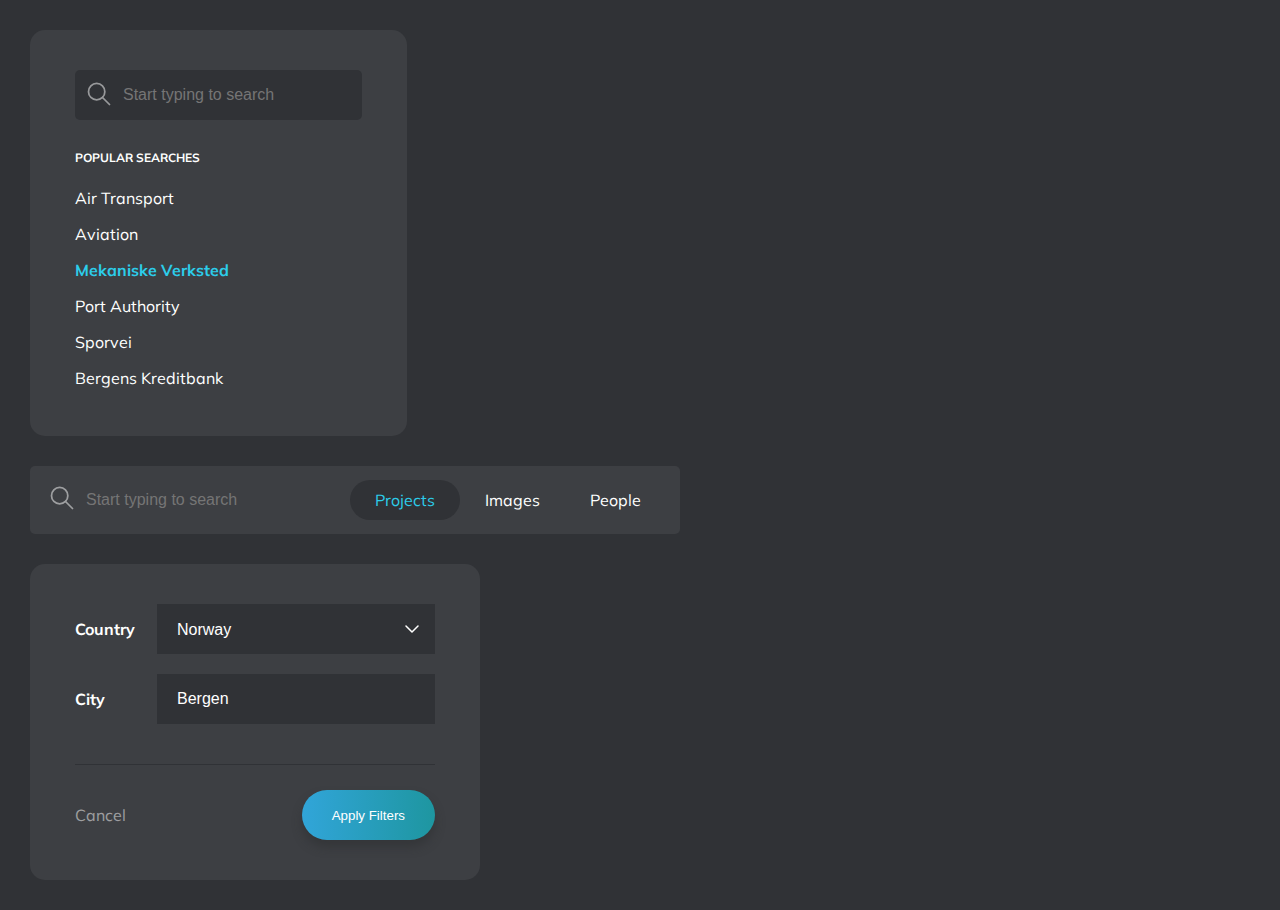
<file: Day1-Search-Filter Components/index.html>
<!DOCTYPE html>
<html lang="en">
  <head>
    <meta charset="UTF-8" />
    <meta http-equiv="X-UA-Compatible" content="IE=edge" />
    <meta name="viewport" content="width=device-width, initial-scale=1.0" />
    <title>Search-Filter-Components</title>
    <link rel="stylesheet" href="style.css" />
  </head>
  <body>
    <div class="search">
      <div class="search-input-container">
        <img src="./img/search-icon.svg" alt="search" />
        <input type="text" placeholder="Start typing to search" />
      </div>
      <div class="search-suggestion">
        <h3 class="search-suggestion-title">Popular Searches</h3>
        <ul class="search-suggestion-list">
          <li>
            <a href="#">Air Transport</a>
          </li>
          <li>
            <a href="#">Aviation</a>
          </li>
          <li class="active">
            <a href="#">Mekaniske Verksted</a>
          </li>
          <li>
            <a href="#">Port Authority</a>
          </li>
          <li>
            <a href="#">Sporvei</a>
          </li>
          <li>
            <a href="#">Bergens Kreditbank</a>
          </li>
        </ul>
      </div>
    </div>
    <div class="tag">
      <div class="tag-input-container">
        <img src="./img/search-icon.svg" alt="search" />
        <input placeholder="Start typing to search" type="text" />
      </div>
      <a href="#" class="active">Projects</a>
      <a href="#">Images</a>
      <a href="#">People</a>
    </div>
    <div class="filter">
      <form>
        <div class="form-row">
          <span>Country</span>
          <img class="arrow-down" src="./img/arrow-down.svg" alt="" />
          <select>
            <option value="Turkey">Turkey</option>
            <option value="Norway" selected>Norway</option>
          </select>
        </div>
        <div class="form-row">
          <span>City</span>
          <input type="text" value="Bergen" />
        </div>
      </form>
      <div class="filter-button-container">
        <a href="#">Cancel</a>
        <button>Apply Filters</button>
      </div>
    </div>
  </body>
</html>
</file>
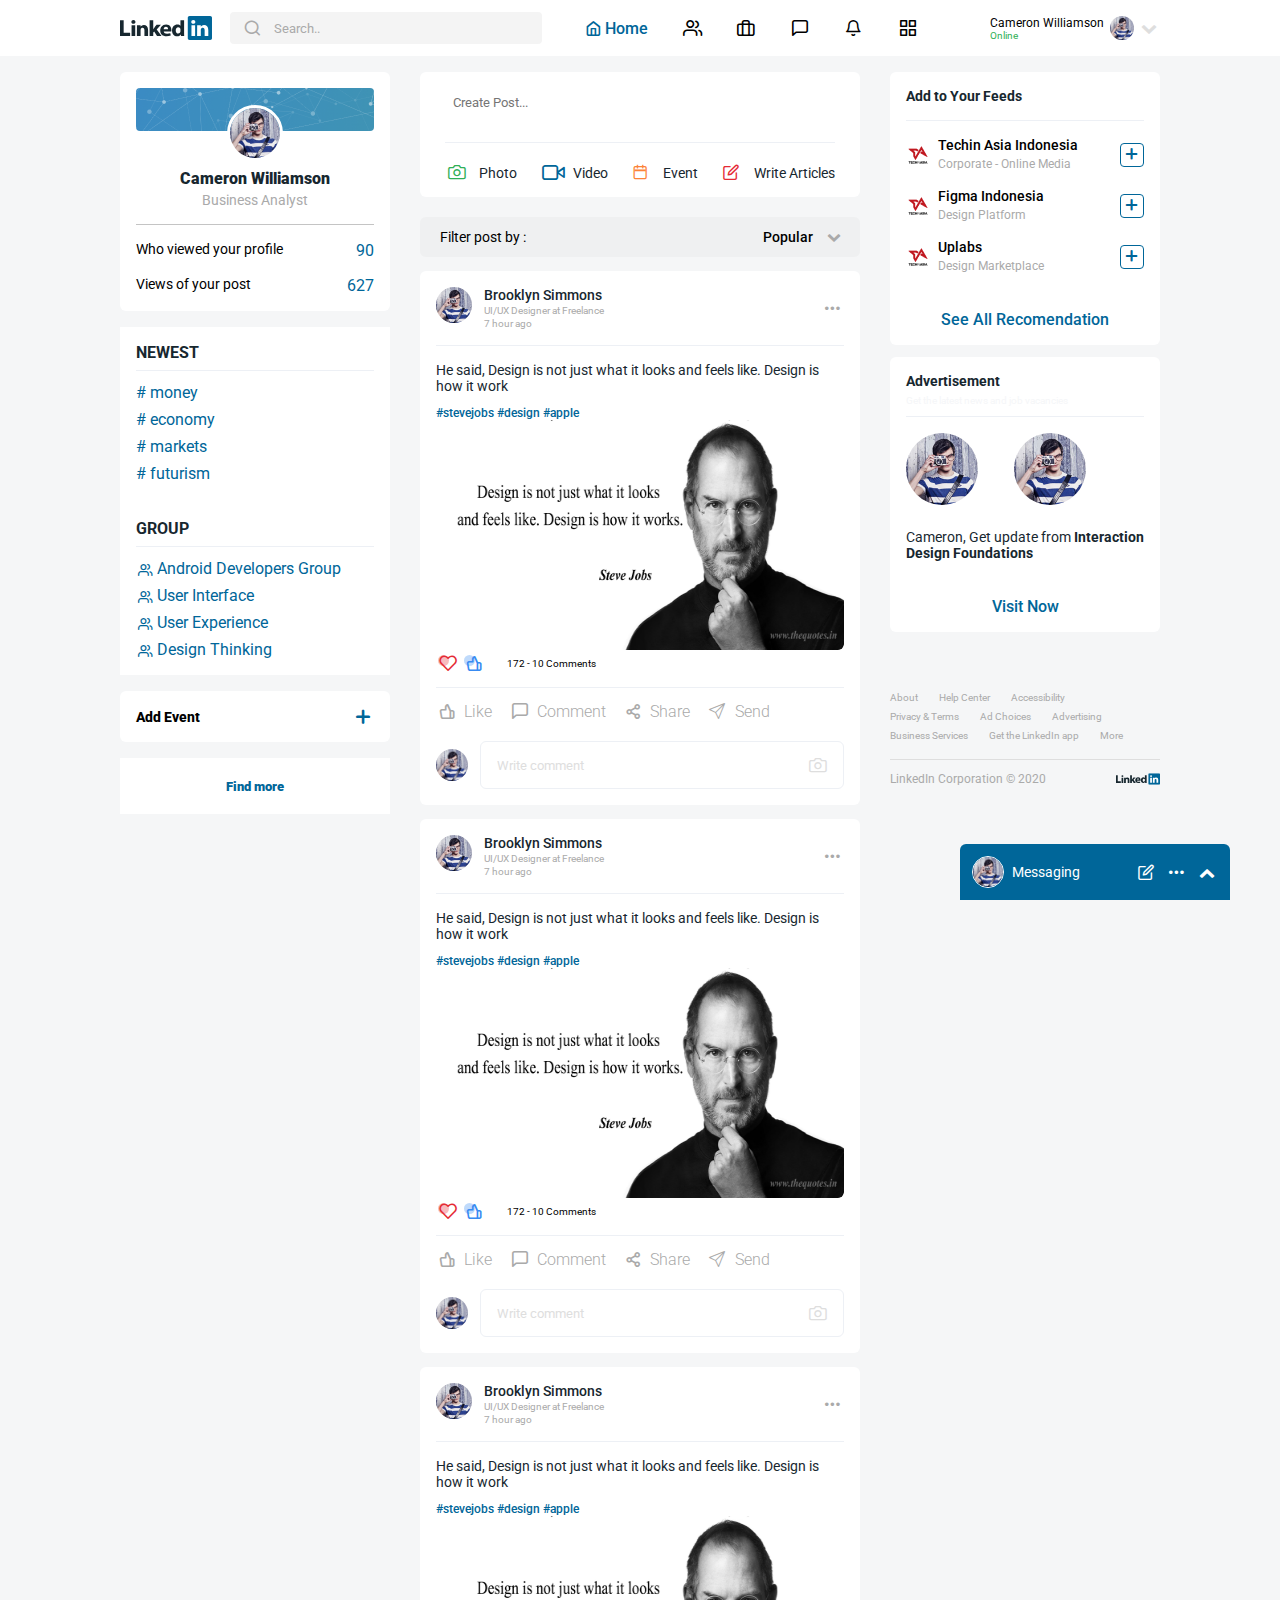
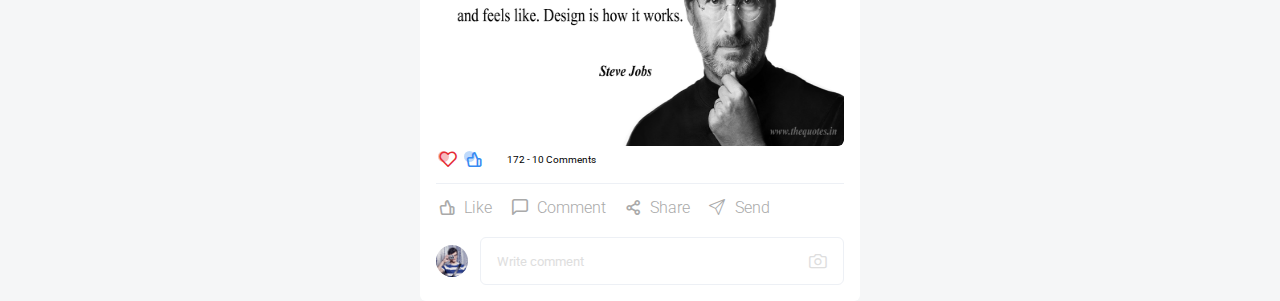
<file: Day2-Linkedin-Redesign/index.html>
<!DOCTYPE html>
<html lang="en">
  <head>
    <meta charset="UTF-8" />
    <meta http-equiv="X-UA-Compatible" content="IE=edge" />
    <meta name="viewport" content="width=device-width, initial-scale=1.0" />
    <title>Document</title>
    <link rel="stylesheet" href="./css/style.css" />
  </head>
  <body>
    <header class="header">
      <div class="container">
        <div class="header-logo">
          <img src="./images/logo.svg" />
          <div class="search">
            <i class="icon-search"></i>
            <input type="text" placeholder="Search.." />
          </div>
        </div>
        <div class="header-menu">
          <nav>
            <ul>
              <li class="active">
                <i class="icon-home"> </i><span>Home</span>
              </li>
              <li><i class="icon-users"> </i><span>Users</span></li>
              <li><i class="icon-briefcase"> </i><span>Briefcase</span></li>
              <li><i class="icon-message"> </i><span>Message</span></li>
              <li>
                <i class="icon-notification"> <span>Notification</span></i>
              </li>
              <li><i class="icon-grid"> </i><span>Grid</span></li>
            </ul>
          </nav>
        </div>
        <div class="header-profile">
          <div class="header-profile-wrapper">
            <p class="header-profile-name">Cameron Williamson</p>
            <span class="header-profile-status">Online</span>
          </div>
          <img src="./images/avatar.png" />
          <i class="icon-down-open"></i>
        </div>
      </div>
    </header>
    <main>
      <aside class="left-sidebar">
        <div class="profile">
          <div class="profile-background"></div>
          <div class="profile-card">
            <img src="./images/avatar.png" alt="avatar" />
            <p class="profile-card-name">Cameron Williamson</p>
            <span class="profile-card-title">Business Analyst</span>
          </div>
          <hr />
          <div>
            <div class="profile-stats">
              <p class="profile-stats-title">Who viewed your profile</p>
              <p class="profile-stats-count">90</p>
            </div>
            <div class="profile-stats">
              <p class="profile-stats-title">Views of your post</p>
              <p class="profile-stats-count">627</p>
            </div>
          </div>
        </div>
        <div class="tag">
          <div class="tag-wrapper">
            <h4>Newest</h4>
            <div class="hr"></div>
            <ul class="tag-wrapper-list">
              <li># <span>money</span></li>
              <li># <span>economy</span></li>
              <li># <span>markets</span></li>
              <li># <span>futurism</span></li>
            </ul>
          </div>
          <div class="tag-wrapper">
            <h4>Group</h4>
            <div class="hr"></div>
            <ul class="tag-wrapper-list">
              <li>
                <i class="icon-users"></i> <span>Android Developers Group</span>
              </li>
              <li><i class="icon-users"></i> <span>User Interface</span></li>
              <li><i class="icon-users"></i> <span>User Experience</span></li>
              <li><i class="icon-users"></i> <span>Design Thinking</span></li>
            </ul>
          </div>
        </div>
        <div class="event">
          <p class="event-title">Add Event</p>
          <span class="event-icon-wrapper"><i class="icon-plus"></i></span>
        </div>
        <div class="more">
          <button>Find more</button>
        </div>
      </aside>
      <section class="main-content">
        <div class="share">
          <textarea placeholder="Create Post..."></textarea>
          <div class="share-option">
            <div><i class="icon-camera"></i> <span>Photo</span></div>
            <div><i class="icon-video"></i> <span>Video</span></div>
            <div><i class="icon-calendar"></i> <span>Event</span></div>
            <div><i class="icon-edit"></i> <span>Write Articles</span></div>
          </div>
        </div>
        <div class="filter">
          <p>Filter post by :</p>
          <div class="filter-dropdown">
            <span>Popular</span>
            <i class="icon-down-open"></i>
          </div>
        </div>
        <div class="card">
          <div class="card-header">
            <div class="card-header-info">
              <img src="./images/avatar.png" />
              <div class="meta">
                <p class="meta-name">Brooklyn Simmons</p>
                <p class="meta-title">UI/UX Designer at Freelance</p>
                <span class="meta-time">7 hour ago</span>
              </div>
            </div>
            <div class="detail">
              <i class="icon-dot-3"></i>
            </div>
          </div>
          <div class="card-content">
            <p class="card-content-text">
              He said, Design is not just what it looks and feels like. Design
              is how it work
            </p>
            <div class="card-content-tag">
              <span>#stevejobs</span>
              <span>#design</span>
              <span>#apple</span>
            </div>
            <img class="card-content-img" src="./images/stevejobs.png" />
            <div class="card-content-count">
              <div class="count-icon">
                <i class="icon-heart"></i>
                <i class="icon-thumbs-up"></i>
              </div>
              <div class="count-info">
                <span> 172 </span>
                <span> - </span>
                <span> 10 Comments </span>
              </div>
            </div>
            <div class="hr"></div>
            <div class="card-content-stats">
              <div>
                <i class="icon-thumbs-up"></i>
                <span>Like</span>
              </div>
              <div>
                <i class="icon-message"></i>
                <span>Comment</span>
              </div>
              <div>
                <i class="icon-share"></i>
                <span>Share</span>
              </div>
              <div>
                <i class="icon-send"></i>
                <span>Send</span>
              </div>
            </div>
          </div>
          <div class="card-footer">
            <img src="./images/avatar.png" />
            <input type="text" placeholder="Write comment" />
            <div class="hr"></div>
            <i class="icon-camera"></i>
          </div>
        </div>
        <div class="card">
          <div class="card-header">
            <div class="card-header-info">
              <img src="./images/avatar.png" />
              <div class="meta">
                <p class="meta-name">Brooklyn Simmons</p>
                <p class="meta-title">UI/UX Designer at Freelance</p>
                <span class="meta-time">7 hour ago</span>
              </div>
            </div>
            <div class="detail">
              <i class="icon-dot-3"></i>
            </div>
          </div>
          <div class="card-content">
            <p class="card-content-text">
              He said, Design is not just what it looks and feels like. Design
              is how it work
            </p>
            <div class="card-content-tag">
              <span>#stevejobs</span>
              <span>#design</span>
              <span>#apple</span>
            </div>
            <img class="card-content-img" src="./images/stevejobs.png" />
            <div class="card-content-count">
              <div class="count-icon">
                <i class="icon-heart"></i>
                <i class="icon-thumbs-up"></i>
              </div>
              <div class="count-info">
                <span> 172 </span>
                <span> - </span>
                <span> 10 Comments </span>
              </div>
            </div>
            <div class="hr"></div>
            <div class="card-content-stats">
              <div>
                <i class="icon-thumbs-up"></i>
                <span>Like</span>
              </div>
              <div>
                <i class="icon-message"></i>
                <span>Comment</span>
              </div>
              <div>
                <i class="icon-share"></i>
                <span>Share</span>
              </div>
              <div>
                <i class="icon-send"></i>
                <span>Send</span>
              </div>
            </div>
          </div>
          <div class="card-footer">
            <img src="./images/avatar.png" />
            <input type="text" placeholder="Write comment" />
            <div class="hr"></div>
            <i class="icon-camera"></i>
          </div>
        </div>
        <div class="card">
          <div class="card-header">
            <div class="card-header-info">
              <img src="./images/avatar.png" />
              <div class="meta">
                <p class="meta-name">Brooklyn Simmons</p>
                <p class="meta-title">UI/UX Designer at Freelance</p>
                <span class="meta-time">7 hour ago</span>
              </div>
            </div>
            <div class="detail">
              <i class="icon-dot-3"></i>
            </div>
          </div>
          <div class="card-content">
            <p class="card-content-text">
              He said, Design is not just what it looks and feels like. Design
              is how it work
            </p>
            <div class="card-content-tag">
              <span>#stevejobs</span>
              <span>#design</span>
              <span>#apple</span>
            </div>
            <img class="card-content-img" src="./images/stevejobs.png" />
            <div class="card-content-count">
              <div class="count-icon">
                <i class="icon-heart"></i>
                <i class="icon-thumbs-up"></i>
              </div>
              <div class="count-info">
                <span> 172 </span>
                <span> - </span>
                <span> 10 Comments </span>
              </div>
            </div>
            <div class="hr"></div>
            <div class="card-content-stats">
              <div>
                <i class="icon-thumbs-up"></i>
                <span>Like</span>
              </div>
              <div>
                <i class="icon-message"></i>
                <span>Comment</span>
              </div>
              <div>
                <i class="icon-share"></i>
                <span>Share</span>
              </div>
              <div>
                <i class="icon-send"></i>
                <span>Send</span>
              </div>
            </div>
          </div>
          <div class="card-footer">
            <img src="./images/avatar.png" />
            <input type="text" placeholder="Write comment" />
            <div class="hr"></div>
            <i class="icon-camera"></i>
          </div>
        </div>
      </section>
      <aside class="right-sidebar">
        <div class="feeds">
          <h4>Add to Your Feeds</h4>
          <div class="hr"></div>
          <div class="feeds-company">
            <img src="./images/brand1.png" />
            <div class="feeds-company-info">
              <p class="company-name">Techin Asia Indonesia</p>
              <span class="company-description">Corporate - Online Media</span>
            </div>
            <button>
              <i class="icon-plus"></i>
            </button>
          </div>
          <div class="feeds-company">
            <img src="./images/brand1.png" />
            <div class="feeds-company-info">
              <p class="company-name">Figma Indonesia</p>
              <span class="company-description">Design Platform</span>
            </div>
            <button>
              <i class="icon-plus"></i>
            </button>
          </div>
          <div class="feeds-company">
            <img src="./images/brand1.png" />
            <div class="feeds-company-info">
              <p class="company-name">Uplabs</p>
              <span class="company-description">Design Marketplace</span>
            </div>
            <button>
              <i class="icon-plus"></i>
            </button>
          </div>
          <div class="feeds-footer">
            <a class="">See All Recomendation</a>
          </div>
        </div>
        <div class="advertisement">
          <h4>Advertisement</h4>
          <span>Get the latest news and job vacancies</span>
          <div class="hr"></div>
          <div class="advertisement-avatar">
            <img src="./images/avatar.png" />
            <img src="./images/avatar.png" />
          </div>
          <div class="advertisement-text">
            <p>
              Cameron, Get update from <b>Interaction Design Foundations</b>
            </p>
          </div>
          <div class="advertisement-footer">
            <a href="#">Visit Now</a>
          </div>
        </div>
        <div class="sidebar-footer">
          <footer>
            <ul>
              <li>
                <a href="#">About</a>
              </li>
              <li>
                <a href="#">Help Center</a>
              </li>
              <li>
                <a href="#">Accessibility </a>
              </li>
              <li>
                <a href="#">Privacy & Terms </a>
              </li>
              <li>
                <a href="#">Ad Choices</a>
              </li>
              <li>
                <a href="#">Advertising</a>
              </li>
              <li>
                <a href="#">Business Services </a>
              </li>
              <li>
                <a href="#">Get the LinkedIn app</a>
              </li>
              <li>
                <a href="#">More</a>
              </li>
            </ul>
            <div class="hr"></div>
            <div class="company-info">
              <p>LinkedIn Corporation © 2020</p>
              <img src="./images/logo.svg" />
            </div>
          </footer>
        </div>
      </aside>
      <div class="message">
        <div class="message-status">
          <img src="./images/avatar.png" />
          <span>Messaging</span>
        </div>
        <div class="message-buttons">
          <i class="icon-edit"></i>
          <i class="icon-dot-3"></i>
          <i class="icon-up-open"></i>
        </div>
      </div>
    </main>
  </body>
</html>
</file>
<file: Day1-Search-Filter Components/style.css>
@import url("https://fonts.googleapis.com/css2?family=Mulish:wght@400;500;700&display=swap");
* {
  margin: 0;
  padding: 0;
  box-sizing: border-box;
}

body {
  background-color: #303236;
  padding: 30px;
  font-family: "Mulish", sans-serif;
}

.search {
  background-color: #3d3f43;
  border-radius: 15px;
  padding: 40px 45px;
  margin-bottom: 30px;
  display: flex;
  flex-direction: column;
  width: 377px;
}
.search-input-container {
  display: flex;
  position: relative;
  margin-bottom: 30px;
}
.search-input-container img {
  position: absolute;
  top: 12px;
  left: 12px;
}
.search-input-container input {
  background-color: #303236;
  color: white;
  border: 0;
  border-radius: 5px;
  height: 50px;
  width: 100%;
  padding-left: 48px;
  font-size: 16px;
}
.search-input-container input:placeholder {
  color: #303236;
}
.search-input-container input:focus {
  outline: 0;
}
.search-suggestion-title {
  font-size: 12px;
  font-weight: 700;
  color: white;
  text-transform: uppercase;
}
.search-suggestion-list {
  padding-top: 15px;
}
.search-suggestion-list li {
  padding-top: 8px;
  padding-bottom: 8px;
  list-style: none;
  color: white;
}
.search-suggestion-list li a {
  color: currentColor;
  text-decoration: none;
}
.search-suggestion-list li a:hover {
  color: #2ccdea;
  font-weight: 700;
}
.search-suggestion-list li.active {
  color: #2ccdea;
  font-weight: 700;
}

.tag {
  background-color: #3d3f43;
  border-radius: 5px;
  width: 650px;
  height: 68px;
  padding: 14px;
  display: flex;
  margin-bottom: 30px;
  display: flex;
  align-items: center;
}
.tag-input-container {
  flex: 1;
  height: 40px;
  position: relative;
}
.tag-input-container img {
  position: absolute;
  top: 6px;
  left: 6px;
}
.tag-input-container input {
  background-color: transparent;
  color: white;
  border: 0;
  border-radius: 5px;
  width: 100%;
  height: 100%;
  padding-left: 42px;
  font-size: 16px;
}
.tag-input-container input:placeholder {
  color: #303236;
}
.tag-input-container input:focus {
  outline: 0;
}
.tag a {
  padding-left: 25px;
  padding-right: 25px;
  color: white;
  text-decoration: none;
  height: 40px;
  border-radius: 40px;
  display: flex;
  align-items: center;
  justify-content: center;
}
.tag .active {
  background-color: #303236;
  color: #2ccdea;
}

.filter {
  padding: 40px 45px;
  background-color: #3d3f43;
  width: 450px;
  border-radius: 15px;
}
.filter form .form-row {
  display: flex;
  justify-content: space-between;
  align-items: center;
  margin-bottom: 20px;
  position: relative;
}
.filter form .form-row:last-child {
  margin-bottom: 0;
}
.filter form .form-row .arrow-down {
  position: absolute;
  right: 16px;
}
.filter form span {
  flex: 1;
  color: white;
  font-weight: 700;
}
.filter form select,
.filter form input {
  width: 278px;
  height: 50px;
  padding-left: 20px;
  padding-right: 20px;
  background-color: #303236;
  color: white;
  border: 0;
  font-size: 16px;
}
.filter form select:focus,
.filter form input:focus {
  outline: 0;
}
.filter form select {
  appearance: none;
}
.filter-button-container {
  margin-top: 40px;
  padding-top: 25px;
  border-top: 1px solid #303236;
  display: flex;
  justify-content: space-between;
}
.filter-button-container a {
  display: flex;
  align-items: center;
  color: rgba(255, 255, 255, 0.5);
  text-decoration: none;
  font-size: 16px;
}
.filter-button-container a:hover {
  color: white;
}
.filter-button-container button {
  cursor: pointer;
  height: 50px;
  border-radius: 50px;
  border: 0;
  color: white;
  padding-left: 30px;
  padding-right: 30px;
  background: linear-gradient(to right, #31a5d9, #1e96a0);
  box-shadow: 0 7px 10px 0 rgba(43, 45, 48, 0.5);
}

/*# sourceMappingURL=style.css.map */
</file>
<file: Day2-Linkedin-Redesign/css/style.css>
@charset "UTF-8";
@import url("https://fonts.googleapis.com/css2?family=Roboto:wght@400;500&display=swap");
@font-face {
  font-family: "iconfont";
  src: url("../font/iconfont.eot?82934119");
  src: url("../font/iconfont.eot?82934119#iefix") format("embedded-opentype"),
    url("../font/iconfont.woff2?82934119") format("woff2"),
    url("../font/iconfont.woff?82934119") format("woff"),
    url("../font/iconfont.ttf?82934119") format("truetype"),
    url("../font/iconfont.svg?82934119#iconfont") format("svg");
  font-weight: normal;
  font-style: normal;
}
/* Chrome hack: SVG is rendered more smooth in Windozze. 100% magic, uncomment if you need it. */
/* Note, that will break hinting! In other OS-es font will be not as sharp as it could be */
/*
@media screen and (-webkit-min-device-pixel-ratio:0) {
  @font-face {
    font-family: 'iconfont';
    src: url('../font/iconfont.svg?82934119#iconfont') format('svg');
  }
}
*/
[class^="icon-"]:before,
[class*=" icon-"]:before {
  font-family: "iconfont";
  font-style: normal;
  font-weight: normal;
  speak: never;
  display: inline-block;
  text-decoration: inherit;
  width: 1em;
  margin-right: 0.2em;
  text-align: center;
  /* opacity: .8; */
  /* For safety - reset parent styles, that can break glyph codes*/
  font-variant: normal;
  text-transform: none;
  /* fix buttons height, for twitter bootstrap */
  line-height: 1em;
  /* Animation center compensation - margins should be symmetric */
  /* remove if not needed */
  margin-left: 0.2em;
  /* you can be more comfortable with increased icons size */
  /* font-size: 120%; */
  /* Font smoothing. That was taken from TWBS */
  -webkit-font-smoothing: antialiased;
  -moz-osx-font-smoothing: grayscale;
  /* Uncomment for 3D effect */
  /* text-shadow: 1px 1px 1px rgba(127, 127, 127, 0.3); */
}

.icon-dot-3:before {
  content: "\e800";
}

/* '' */
.icon-minus:before {
  content: "\e801";
}

/* '' */
.icon-camera:before {
  content: "\e802";
}

/* '' */
.icon-calendar:before {
  content: "\e803";
}

/* '' */
.icon-briefcase:before {
  content: "\e804";
}

/* '' */
.icon-up-open:before {
  content: "\e805";
}

/* '' */
.icon-edit:before {
  content: "\e806";
}

/* '' */
.icon-grid:before {
  content: "\e807";
}

/* '' */
.icon-heart:before {
  content: "\e808";
}

/* '' */
.icon-down-open:before {
  content: "\e809";
}

/* '' */
.icon-message:before {
  content: "\e80a";
}

/* '' */
.icon-notification:before {
  content: "\e80c";
}

/* '' */
.icon-plus:before {
  content: "\e80d";
}

/* '' */
.icon-search:before {
  content: "\e80e";
}

/* '' */
.icon-share:before {
  content: "\e810";
}

/* '' */
.icon-thumbs-up:before {
  content: "\e811";
}

/* '' */
.icon-users:before {
  content: "\e812";
}

/* '' */
.icon-video:before {
  content: "\e813";
}

/* '' */
.icon-send:before {
  content: "\e818";
}

/* '' */
.icon-home:before {
  content: "\e81a";
}

/* '' */
.icon-hash:before {
  content: "\e80b";
}

/* '' */
* {
  padding: 0;
  margin: 0;
  list-style: none;
  border: none;
  text-decoration: none;
  box-sizing: border-box;
  font-family: "Roboto", sans-serif;
}
*:focus {
  outline: 0;
}

body {
  background-color: #f5f6f7;
}

.header {
  margin-bottom: 16px;
  background-color: #fff;
}
.header .container {
  display: flex;
  justify-content: space-between;
  align-items: center;
  width: 1040px;
  margin-left: auto;
  margin-right: auto;
  height: 56px;
}
.header-logo {
  display: flex;
  align-items: center;
}
.header-logo img {
  margin-right: 18px;
}
.header-logo .search {
  position: relative;
}
.header-logo .icon-search {
  position: absolute;
  left: 0;
  top: 0;
  height: 32px;
  width: 44px;
  display: flex;
  justify-content: center;
  align-items: center;
  color: #aaaaaa;
}
.header-logo input {
  background-color: rgba(222, 222, 222, 0.32);
  height: 32px;
  width: 312px;
  border-radius: 4px;
  padding: 8px 8px 8px 44px;
}
.header-logo input::placeholder {
  color: #aaaaaa;
}
.header-menu nav ul {
  display: flex;
}
.header-menu nav ul li {
  display: flex;
  width: auto;
}
.header-menu nav ul li:not(:first-child) {
  padding-left: 32px;
}
.header-menu nav ul li span {
  display: none;
}
.header-menu nav ul li.active i {
  color: #006699;
}
.header-menu nav ul li.active span {
  display: block;
  font-weight: 500;
  color: #006699;
}
.header-profile {
  display: flex;
  align-items: center;
  margin-left: 30px;
}
.header-profile-wrapper {
  display: flex;
  flex-direction: column;
  margin-right: 6px;
}
.header-profile-name {
  font-size: 12px;
}
.header-profile-status {
  font-size: 10px;
  color: #31b057;
}
.header-profile img {
  height: 24px;
  width: 24px;
  border-radius: 24px;
  margin-right: 4px;
}
.header-profile i {
  color: #dedede;
}

main {
  width: 1040px;
  margin-left: auto;
  margin-right: auto;
  display: flex;
  position: relative;
}
main .left-sidebar {
  width: 270px;
}
main .left-sidebar .profile {
  padding: 16px;
  background: white;
  border-radius: 6px;
}
main .left-sidebar .profile-background {
  width: 100%;
  height: 43px;
  border-radius: 4px;
  background-image: url("../images/cover-bg.png");
}
main .left-sidebar .profile-card {
  display: flex;
  justify-content: center;
  align-items: center;
  flex-direction: column;
  margin-top: -26px;
  padding-bottom: 16px;
  border-bottom: 1px solid #c4c4c4;
}
main .left-sidebar .profile-card img {
  height: 56px;
  width: 56px;
  border-radius: 56px;
  border: 3px solid white;
}
main .left-sidebar .profile-card-name {
  color: #17272f;
  font-weight: 900;
  margin-top: 8px;
}
main .left-sidebar .profile-card-title {
  font-size: 14px;
  color: #aaaaaa;
  margin-top: 4px;
}
main .left-sidebar .profile-stats {
  display: flex;
  justify-content: space-between;
  margin-top: 16px;
}
main .left-sidebar .profile-stats-title {
  font-size: 14px;
}
main .left-sidebar .profile-stats-count {
  color: #006699;
}
main .left-sidebar .tag {
  background-color: white;
  padding: 16px;
  margin-top: 16px;
}
main .left-sidebar .tag-wrapper h4 {
  text-transform: uppercase;
  color: #17272f;
  margin-bottom: 8px;
}
main .left-sidebar .tag-wrapper .hr {
  height: 1px;
  background-color: #edf0f5;
}
main .left-sidebar .tag-wrapper-list {
  margin-top: 12px;
}
main .left-sidebar .tag-wrapper-list li {
  color: #006699;
}
main .left-sidebar .tag-wrapper-list li:not(:last-child) {
  margin-bottom: 8px;
}
main .left-sidebar .tag-wrapper-list li .icon-users {
  font-size: 12px;
}
main .left-sidebar .tag-wrapper:first-child {
  margin-bottom: 36px;
}
main .left-sidebar .event {
  display: flex;
  justify-content: space-between;
  align-items: center;
  padding: 16px;
  height: 51px;
  background-color: white;
  margin-top: 16px;
  border-radius: 6px;
}
main .left-sidebar .event-title {
  font-size: 14px;
  font-weight: 800;
}
main .left-sidebar .event-icon-wrapper i {
  height: 20px;
  width: 20px;
  color: #006699;
}
main .left-sidebar .more {
  margin-top: 16px;
  border-radius: 6px;
}
main .left-sidebar .more button {
  width: 100%;
  height: 100%;
  display: flex;
  justify-content: center;
  align-items: center;
  color: #006699;
  background-color: white;
  height: 56px;
  font-weight: 900;
}
main .main-content {
  margin-left: 30px;
  margin-right: 30px;
  flex: 1;
}
main .main-content .share {
  background-color: white;
  padding: 15px 25px;
  border-radius: 6px;
}
main .main-content .share textarea {
  height: 56px;
  width: 100%;
  resize: none;
  padding: 8px;
  border-bottom: 1px solid #edf0f5;
}
main .main-content .share-option {
  display: flex;
  justify-content: space-between;
  margin-top: 16px;
}
main .main-content .share-option i {
  height: 20px;
  width: 20px;
  margin-right: 8px;
}
main .main-content .share-option .icon-camera {
  color: #31b057;
}
main .main-content .share-option .icon-video {
  color: #006699;
}
main .main-content .share-option .icon-calendar {
  color: #fc8338;
}
main .main-content .share-option .icon-edit {
  color: #e52a34;
}
main .main-content .share-option span {
  font-size: 14px;
  color: #17272f;
}
main .main-content .filter {
  display: flex;
  justify-content: space-between;
  padding: 12px 16px 12px 20px;
  margin-top: 20px;
  background-color: rgba(222, 222, 222, 0.24);
  border-radius: 6px;
}
main .main-content .filter p {
  font-size: 14px;
}
main .main-content .filter-dropdown {
  font-size: 14px;
}
main .main-content .filter-dropdown span {
  margin-right: 8px;
  font-weight: 500;
}
main .main-content .filter-dropdown i {
  color: #aaaaaa;
}
main .main-content .card {
  padding: 16px;
  background-color: white;
  border-radius: 6px;
  margin-top: 14px;
}
main .main-content .card-header {
  display: flex;
  align-items: center;
  justify-content: space-between;
  padding-bottom: 16px;
  border-bottom: 1px solid #edf0f5;
}
main .main-content .card-header-info {
  display: flex;
  align-items: start;
}
main .main-content .card-header-info img {
  height: 36px;
  width: 36px;
  border-radius: 36px;
}
main .main-content .card-header-info .meta {
  margin-left: 12px;
  font-size: 10px;
  color: #aaaaaa;
}
main .main-content .card-header-info .meta-name {
  font-size: 14px;
  color: #17272f;
  margin-bottom: 2px;
  font-weight: 500;
}
main .main-content .card-header-info .meta-title {
  margin-bottom: 2px;
}
main .main-content .card-header .detail {
  color: #aaaaaa;
}
main .main-content .card-content {
  margin-top: 16px;
}
main .main-content .card-content-text {
  color: #17272f;
  font-size: 14px;
}
main .main-content .card-content-tag {
  color: #006699;
  margin-top: 12px;
  font-weight: 500;
  font-size: 12px;
}
main .main-content .card-content-img {
  height: 230px;
  width: 100%;
  border-radius: 6px;
}
main .main-content .card-content-count {
  display: flex;
  justify-content: flex-start;
  align-items: center;
}
main .main-content .card-content-count .count-icon i::after {
  content: "";
  width: 11px;
  height: 11px;
  border-radius: 50%;
  background: rgba(229, 42, 52, 0.32);
  position: absolute;
  top: 1px;
  left: 2px;
  z-index: -1;
}
main .main-content .card-content-count .count-icon .icon-heart {
  position: relative;
  z-index: 1;
  color: #e52a34;
}
main .main-content .card-content-count .count-icon .icon-thumbs-up {
  position: relative;
  z-index: 1;
  color: #388bf2;
}
main .main-content .card-content-count .count-icon .icon-thumbs-up::after {
  background: rgba(56, 139, 242, 0.32);
}
main .main-content .card-content-count .count-info {
  margin-left: 22px;
  font-size: 10px;
}
main .main-content .card-content .hr {
  height: 1px;
  background-color: #edf0f5;
  margin-top: 14px;
  margin-bottom: 14px;
}
main .main-content .card-content-stats {
  display: flex;
  color: #aaaaaa;
  font-weight: 300;
}
main .main-content .card-content-stats > div:not(:first-child) {
  margin-left: 16px;
}
main .main-content .card-content-stats span {
  margin-left: 2px;
}
main .main-content .card-footer {
  margin-top: 20px;
  display: flex;
  align-items: center;
  position: relative;
}
main .main-content .card-footer img {
  height: 32px;
  width: 32px;
  border-radius: 32px;
}
main .main-content .card-footer input {
  margin-left: 12px;
  height: 48px;
  border: 1px solid #edf0f5;
  border-radius: 6px;
  width: 100%;
  padding: 16px;
}
main .main-content .card-footer input::placeholder {
  color: #dedede;
}
main .main-content .card-footer hr {
  height: 1px;
  width: 1px;
  color: #dedede;
  position: absolute;
  right: 48px;
}
main .main-content .card-footer i {
  position: absolute;
  right: 16px;
  color: #dedede;
}
main .right-sidebar {
  width: 270px;
}
main .right-sidebar .feeds {
  background-color: white;
  padding: 16px;
  border-radius: 6px;
}
main .right-sidebar .feeds h4 {
  color: #17272f;
  font-size: 14px;
}
main .right-sidebar .feeds .hr {
  height: 1px;
  background-color: #edf0f5;
  margin-top: 8px;
  margin-top: 16px;
}
main .right-sidebar .feeds-company {
  display: flex;
  justify-content: center;
  align-items: center;
  margin-top: 16px;
}
main .right-sidebar .feeds-company img {
  height: 24px;
  width: 24px;
  margin-right: 8px;
}
main .right-sidebar .feeds-company-info .company-name {
  font-size: 14px;
  font-weight: 500;
}
main .right-sidebar .feeds-company-info .company-description {
  font-size: 12px;
  color: #aaaaaa;
}
main .right-sidebar .feeds-company button {
  margin-left: auto;
  background-color: transparent;
  border: 1.5px solid #006699;
  border-radius: 4px;
  width: 24px;
  height: 24px;
  display: flex;
  justify-content: center;
  align-items: center;
}
main .right-sidebar .feeds-company button i {
  color: #006699;
}
main .right-sidebar .feeds-footer {
  display: flex;
  justify-content: center;
  align-items: center;
}
main .right-sidebar .feeds-footer a {
  display: inline-flex;
  margin-top: 36px;
  text-align: center;
  color: #006699;
  font-weight: 500;
}
main .right-sidebar .advertisement {
  padding: 16px;
  background-color: white;
  margin-top: 12px;
  border-radius: 6px;
}
main .right-sidebar .advertisement h4 {
  color: #17272f;
  font-size: 14px;
}
main .right-sidebar .advertisement span {
  color: #f5f6f8;
  font-size: 10px;
}
main .right-sidebar .advertisement .hr {
  height: 1px;
  background-color: #edf0f5;
  margin-bottom: 16px;
  margin-top: 8px;
}
main .right-sidebar .advertisement-avatar img {
  height: 72px;
  width: 72px;
  border-radius: 72px;
}
main .right-sidebar .advertisement-avatar img:not(:first-child) {
  margin-left: 32px;
}
main .right-sidebar .advertisement-text {
  margin-top: 20px;
  color: #17272f;
  font-size: 14px;
}
main .right-sidebar .advertisement-footer {
  margin-top: 36px;
  display: flex;
  justify-content: center;
  align-items: center;
}
main .right-sidebar .advertisement-footer a {
  color: #006699;
  font-weight: 500;
}
main .right-sidebar .sidebar-footer footer {
  margin-top: 54px;
}
main .right-sidebar .sidebar-footer footer ul {
  display: flex;
  flex-wrap: wrap;
}
main .right-sidebar .sidebar-footer footer ul li a {
  color: #aaaaaa;
  font-size: 10px;
}
main .right-sidebar .sidebar-footer footer ul li:not(:last-child) {
  margin-right: 21px;
}
main .right-sidebar .sidebar-footer footer .hr {
  height: 1px;
  background-color: #dedede;
  margin-top: 16px;
  margin-bottom: 12px;
}
main .right-sidebar .sidebar-footer footer .company-info {
  display: flex;
  justify-content: space-between;
  align-items: center;
}
main .right-sidebar .sidebar-footer footer .company-info p {
  font-size: 12px;
  color: #aaaaaa;
}
main .right-sidebar .sidebar-footer footer .company-info img {
  height: 12px;
  width: 44px;
}
main .message {
  position: fixed;
  right: 50px;
  right: 50;
  bottom: 0;
  background-color: #006699;
  color: white;
  display: flex;
  align-items: center;
  justify-content: space-between;
  width: 270px;
  height: 56px;
  padding: 12px;
  border-top-left-radius: 6px;
  border-top-right-radius: 6px;
  font-size: 14px;
}
main .message-status {
  display: flex;
  align-items: center;
  justify-content: center;
}
main .message-status img {
  height: 32px;
  width: 32px;
  border-radius: 50%;
  border: 1px solid white;
  margin-right: 8px;
}
main .message-buttons i {
  font-size: 16px;
}
main .message-buttons i:not(:last-child) {
  margin-right: 5px;
}

/*# sourceMappingURL=style.css.map */
</file>
